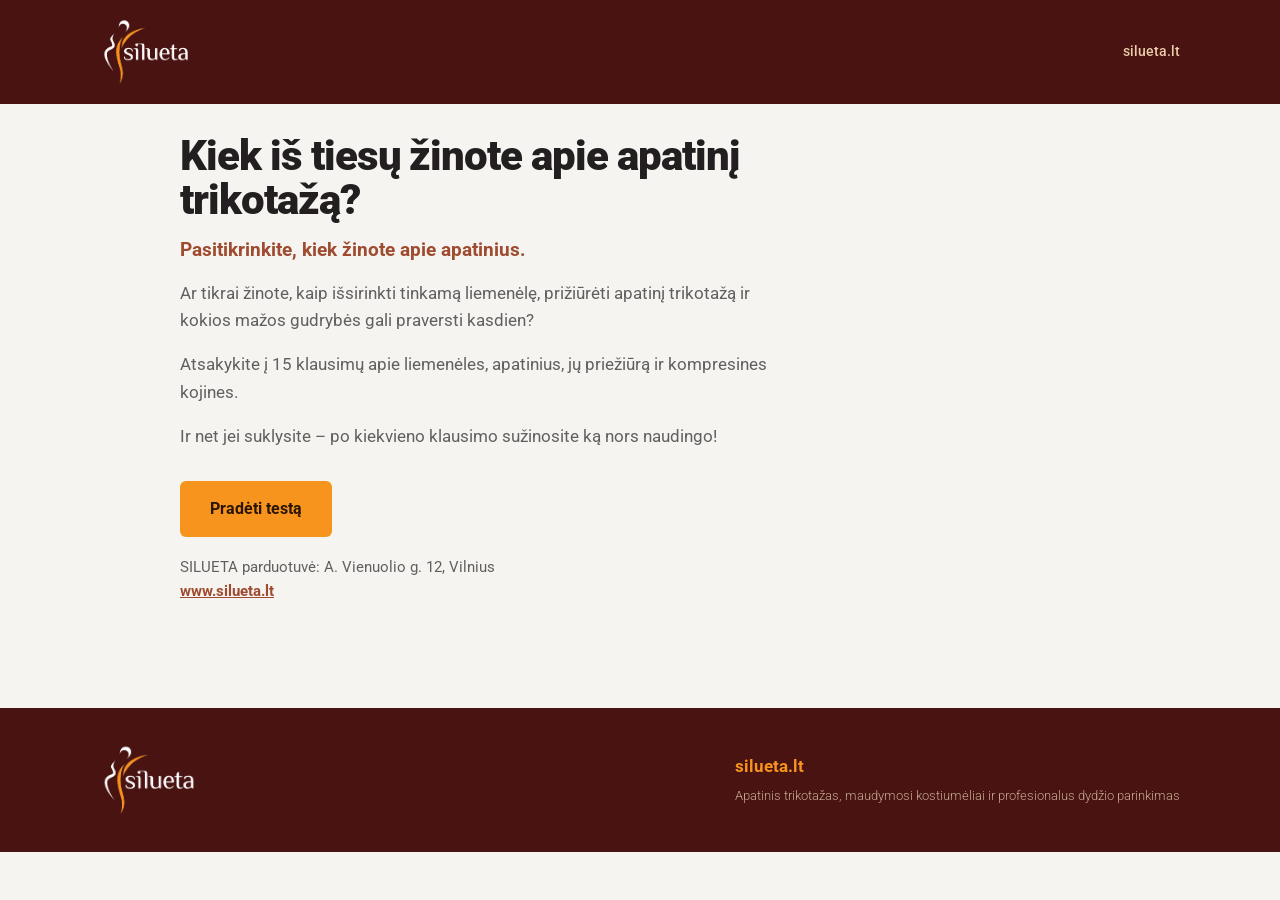
<file: irankiai/apatiniu-testas.html>
<!doctype html>
<html lang="lt">
<head>
<meta charset="utf-8">
<meta name="viewport" content="width=device-width, initial-scale=1">
<title>Kiek iš tiesų žinote apie apatinį trikotažą? | Silueta</title>
<meta name="description" content="15 klausimų apie liemenėles, apatinį trikotažą ir jų priežiūrą. Po kiekvieno klausimo - trumpas paaiškinimas.">
<meta name="robots" content="noindex, follow">
<link rel="preconnect" href="https://fonts.googleapis.com">
<link rel="preconnect" href="https://fonts.gstatic.com" crossorigin>
<link href="https://fonts.googleapis.com/css2?family=Roboto:wght@300;400;700;900&display=swap&subset=latin-ext" rel="stylesheet">
<link rel="icon" href="../vizualai/silueta-logo-spalvotas-web.png">
<link rel="stylesheet" href="../stilius.css">
<style>
/* --- testo sluoksnis, remiasi stilius.css tokenais --- */
.darbas{max-width:960px;margin:0 auto;padding:30px 20px 64px}
[hidden]{display:none !important}

.mygtukas{
  font:inherit;font-weight:700;font-size:1.02rem;cursor:pointer;border:0;border-radius:var(--r);
  padding:15px 30px;background:var(--oranzine);color:var(--ant-akcento);
  transition:filter .15s,transform .1s;
}
.mygtukas:hover{filter:brightness(1.06)}
.mygtukas:active{transform:translateY(1px)}
.mygtukas.antrinis{background:transparent;border:1.5px solid var(--konturas);color:var(--tekstas);font-weight:500}

/* --- pradžia --- */
.pradzia{max-width:620px}
.pradzia h1{font-size:clamp(1.75rem,4.6vw,2.6rem);margin-bottom:14px}
.pradzia .paantraste{font-size:1.2rem;font-weight:700;color:var(--terakota);margin-bottom:14px}
.pradzia p{color:var(--tekstas-silpnas)}
.pradzia .mygtukas{margin-top:14px}
.pradzia .adresas{margin-top:18px;font-size:.95rem}
.pradzia .adresas a{color:var(--terakota);font-weight:700}

/* --- klausimas --- */
.eiga{display:flex;align-items:center;gap:14px;margin-bottom:22px;font-size:.92rem;color:var(--tekstas-silpnas)}
.eiga .juosta{flex:1;height:6px;border-radius:3px;background:var(--konturas);overflow:hidden}
.eiga .juosta span{display:block;height:100%;background:var(--oranzine);transition:width .3s}

.klausimas{display:grid;grid-template-columns:minmax(0,.9fr) minmax(0,1.1fr);gap:32px;align-items:start}
.iliustracija{
  aspect-ratio:1/1;border-radius:var(--r);overflow:hidden;background:var(--smelis);
  display:flex;align-items:center;justify-content:center;color:var(--tekstas-silpnas);
  font-size:.95rem;text-align:center;padding:20px;
}
.iliustracija img{width:100%;height:100%;object-fit:cover}
.klausimas h2:focus{outline:none}
.klausimas h2{font-size:clamp(1.3rem,3vw,1.75rem);line-height:1.2;margin-bottom:20px}

.variantai{display:flex;flex-direction:column;gap:10px}
.variantas{
  font:inherit;text-align:left;cursor:pointer;padding:14px 16px;border-radius:var(--r);
  border:1.5px solid var(--konturas);background:var(--pavirsius);color:var(--tekstas);
  transition:border-color .15s,background .15s;
}
.variantas:hover:not(:disabled){border-color:var(--oranzine)}
.variantas:disabled{cursor:default}
.variantas.teisingas{border-color:#2F7D4A;background:rgba(47,125,74,.10)}
.variantas.neteisingas{border-color:#9C2415;background:rgba(156,36,21,.08)}
.variantas.pritemdytas{opacity:.55}

.paaiskinimas{margin-top:20px;padding:20px 22px;border-radius:var(--r);background:var(--smelis);color:#3E2B24}
.paaiskinimas .verdiktas{font-weight:900;font-size:1.1rem;margin-bottom:8px}
.paaiskinimas .verdiktas.gerai{color:#2F7D4A}
.paaiskinimas .verdiktas.blogai{color:#9C2415}
.paaiskinimas p{font-size:.97rem}
.paaiskinimas a{
  display:inline-block;margin-top:4px;text-decoration:none;font-weight:700;font-size:.95rem;
  color:var(--ruda);border-bottom:2px solid var(--oranzine);padding-bottom:2px;
}
.paaiskinimas + .mygtukas{margin-top:18px}
@media (prefers-color-scheme:dark){
  .paaiskinimas{color:var(--tekstas)}
  .paaiskinimas a{color:var(--oranzine)}
  .paaiskinimas .verdiktas.gerai{color:#7FC796}
  .paaiskinimas .verdiktas.blogai{color:#F3907E}
}

/* --- rezultatas --- */
.rezultatas{max-width:620px}
.atsakymas{background:var(--ruda);color:#F3E7DC;border-radius:var(--r);padding:28px 26px}
.atsakymas .antraste{font-size:1.02rem;font-weight:300;color:var(--siltas-smelis);margin-bottom:10px}
.atsakymas .procentai{font-size:clamp(3rem,13vw,4.6rem);font-weight:900;letter-spacing:-.03em;line-height:.95;color:var(--oranzine);margin:0}
.atsakymas .kodas-eilute{display:flex;flex-wrap:wrap;align-items:center;gap:12px;margin-top:20px}
.atsakymas .kodas{
  font-size:1.5rem;font-weight:900;letter-spacing:.06em;color:#fff;
  border:2px dashed var(--oranzine);border-radius:var(--r);padding:8px 16px;
}
.atsakymas .kopijuoti{padding:11px 18px;font-size:.95rem}
.atsakymas .smulkiau{margin-top:16px;font-size:.96rem;color:#E2D3C6}
.pagrindinis-cta{
  display:inline-block;margin-top:20px;background:var(--oranzine);color:var(--ant-akcento);
  text-decoration:none;font-weight:700;padding:15px 28px;border-radius:var(--r);
}
.pagrindinis-cta:hover{filter:brightness(1.06)}

.atsakymas .vertinimas{font-size:1.25rem;font-weight:700;color:#fff;margin:6px 0 0}
.grizti{margin-top:22px;padding:20px 22px;border-radius:var(--r);background:var(--smelis);color:#3E2B24}
.grizti h2{font-size:1.05rem;font-weight:900;margin:0 0 10px}
.grizti ul{margin:0;padding-left:20px}
.grizti li{margin:0 0 10px;font-size:.96rem}
.grizti a{color:var(--ruda);font-weight:700;text-decoration:none;border-bottom:2px solid var(--oranzine)}
.kvietimas{margin-top:22px;padding:24px 22px;border-radius:var(--r);border:2px solid var(--oranzine)}
.kvietimas h2{font-size:1.2rem;font-weight:900;margin:0 0 8px}
.kvietimas p{font-size:.97rem;margin:0 0 6px}
.kvietimas .pagrindinis-cta{margin-top:12px}@media (prefers-color-scheme:dark){
  .grizti{color:var(--tekstas)}
  .grizti a{color:var(--oranzine)}
}

.atgal{margin-top:24px}

@media (max-width:760px){
  .klausimas{grid-template-columns:1fr;gap:18px}
  .iliustracija{aspect-ratio:4/3}
}
</style>
</head>
<body>

<header class="virsus">
  <div class="vidus">
    <a href="../index.html" aria-label="Silueta"><img src="../vizualai/silueta-logo-baltas-web.png" alt="Silueta"></a>
    <a href="https://www.silueta.lt">silueta.lt</a>
  </div>
</header>

<main class="darbas">

  <!-- 1. Pradžia -->
  <section class="pradzia" id="ekranas-pradzia">
    <h1>Kiek iš tiesų žinote apie apatinį trikotažą?</h1>
    <p class="paantraste" id="paantraste">Pasitikrinkite, kiek žinote apie apatinius.</p>
    <p>Ar tikrai žinote, kaip išsirinkti tinkamą liemenėlę, prižiūrėti apatinį trikotažą ir kokios mažos gudrybės gali praversti kasdien?</p>
    <p id="nuolaidos-sakinys">Atsakykite į 15 klausimų apie liemenėles, apatinius, jų priežiūrą ir kompresines kojines.</p>
    <p>Ir net jei suklysite – po kiekvieno klausimo sužinosite ką nors naudingo!</p>
    <button class="mygtukas" type="button" id="pradeti">Pradėti testą</button>
    <p class="adresas">SILUETA parduotuvė: A. Vienuolio g. 12, Vilnius<br><a href="https://www.silueta.lt/?utm_source=testas&amp;utm_medium=referral&amp;utm_campaign=apatiniu-testas" target="_blank" rel="noopener">www.silueta.lt</a></p>
  </section>

  <!-- 2. Klausimas -->
  <section id="ekranas-klausimas" hidden>
    <div class="eiga">
      <span id="eiga-tekstas"></span>
      <div class="juosta"><span id="eiga-juosta"></span></div>
    </div>
    <div class="klausimas">
      <div class="iliustracija" id="iliustracija"></div>
      <div>
        <h2 id="klausimo-tekstas" tabindex="-1"></h2>
        <div class="variantai" id="variantai"></div>
        <div class="paaiskinimas" id="paaiskinimas" hidden aria-live="polite"></div>
        <button class="mygtukas" type="button" id="toliau" hidden></button>
      </div>
    </div>
  </section>

  <!-- 3. Rezultatas -->
  <section class="rezultatas" id="ekranas-rezultatas" hidden aria-live="polite"></section>

</main>

<footer class="poraste">
  <div class="vidus">
    <img src="../vizualai/silueta-logo-baltas-web.png" alt="Silueta">
    <div>
      <a href="https://www.silueta.lt">silueta.lt</a>
      <small>Apatinis trikotažas, maudymosi kostiumėliai ir profesionalus dydžio parinkimas</small>
    </div>
  </div>
</footer>

<script>
/* =========================================================================
   Testas „Kiek iš tiesų žinote apie apatinį trikotažą?“ (JUODRAŠTIS)
   15 klausimų, 3 variantai. Klausimai ir variantai kaskart sumaišomi.
   Nuolaida = teisingų atsakymų skaičius %. Kodas rodomas tik ekrane.
   ========================================================================= */

const SVETAINE = 'https://www.silueta.lt';

/* Nuolaida rodoma iki 2026-11-15 imtinai (Vilniaus laiku). Nuo 2026-11-16 testas
   be nuolaidos: gale - rezultatas, klausimai su nuorodomis ir kvietimas pasimatuoti.
   Peržiūra be nuolaidos bet kada: adreso gale ?po=1 (kartu ?t=1, kad nerašytų statistikos).
   Kitai kampanijai: nauji KODAI ir nauja NUOLAIDA_IKI data. */
const NUOLAIDA_IKI = '2026-11-15';
const SU_NUOLAIDA = (function(){
  if (new URLSearchParams(location.search).get('po') === '1') return false;
  let siandien;
  try { siandien = new Date().toLocaleDateString('sv-SE', { timeZone: 'Europe/Vilnius' }); }
  catch (e) { siandien = new Date().toISOString().slice(0, 10); }
  return siandien <= NUOLAIDA_IKI;
})();

/* Kodai kiekvienam rezultatui. Daugkartiniai, galioja iki 2026-11-15
   visoms prekėms, taip pat ir akcijinėms. EviShop: Rinkodara -> Nuolaidų kuponai. */
const KODAI = {
  1:'S1ILUETAMD', 2:'SILUE2TAPP', 3:'SIL3UETAGP', 4:'SIL4UETATA', 5:'SIL5UETAAF',
  6:'SILUET6AKR', 7:'SILU7ETAGR', 8:'SILUE8TATZ', 9:'S9ILUETAED', 10:'SILUET10AEJ',
  11:'SIL11UETAKG', 12:'SILUET12APK', 13:'SILUE13TAUH', 14:'SILU14ETAGG', 15:'SI15LUETAFZ'
};

/* Kiekvienas klausimas: tekstas, variantai (teisingas pažymėtas t:true),
   paaiškinimas (pastraipos), nebūtina nuoroda, iliustracija (failo kelias). */
const KLAUSIMAI = [
{
  q:'Ar „minimizer“ liemenėlė visada vizualiai sumažina krūtinę?',
  v:[
    {a:'Taip, tam ji ir sukurta.'},
    {a:'Ne, tai tik reklaminis pavadinimas.'},
    {a:'Nebūtinai – iš profilio krūtinė gali atrodyti mažesnė, o iš priekio net platesnė.', t:true}
  ],
  p:['„Minimizer“ liemenėlė krūtinės tūrį paskirsto kitaip: dažniausiai sumažina išsikišimą į priekį, tačiau krūtinė gali labiau pasiskirstyti į šonus. Todėl iš profilio ji gali atrodyti mažesnė, o iš priekio – platesnė.',
     'Kartais grakštesnį siluetą suteikia ne „minimizer“, o tinkamai pakelianti ir į centrą sutelkianti liemenėlė.'],
  n:{t:'Plačiau apie „minimizer“ liemenėles', u:'/ar-minimizer-liemenele-visada-mazina-krutine-faktai-mitai-ir-figuros-paslaptys'}
},
{
  q:'Kuri liemenėlė gali būti mažiausiai matoma po balta palaidine?',
  v:[
    {a:'Balta – juk palaidinė irgi balta.'},
    {a:'Raudona – nors skamba netikėtai.', t:true},
    {a:'Juoda – nes ji sugeria šviesą.'}
  ],
  p:['Skamba neįtikėtinai, bet tinkamo atspalvio raudona liemenėlė gali būti beveik nepastebima po balta palaidine!',
     'Balta liemenėlė po baltais drabužiais dažnai gana aiškiai matoma. O raudona, priklausomai nuo jos atspalvio, odos tono ir palaidinės audinio, gali būti gerokai mažiau pastebima.',
     'Žinoma, vienas patikimiausių pasirinkimų – liemenėlė, kurios spalva artima jūsų odos tonui.'],
  n:{t:'Plačiau apie liemenėlės pasirinkimą po šviesiais drabužiais', u:'/kaip-issirinkti-liemenele-vasarai-7-patarimai-is-silueta-patirties'}
},
{
  q:'Ar to paties modelio ir dydžio, bet skirtingų spalvų liemenėlės gali tikti nevienodai?',
  v:[
    {a:'Ne, jeigu dydis tas pats, skirtumo būti negali.'},
    {a:'Taip, tamsesnė liemenėlė kartais gali būti šiek tiek ankštesnė.', t:true},
    {a:'Taip, bet tik jeigu jos pagamintos skirtingose šalyse.'}
  ],
  p:['Netikėta, bet taip tikrai pasitaiko!',
     'Dėl audinių dažymo ir apdorojimo ypatumų tamsesnių spalvų liemenėlės kartais būna šiek tiek standesnės ar mažiau elastingos nei šviesios.',
     'Nors skirtumai dažniausiai nedideli, dėvint gerai priglundančią liemenėlę jie gali būti juntami.',
     'Todėl net jei vieną modelį jau turite ir labai mėgstate, prieš pirkdamos kitos spalvos liemenėlę, jei įmanoma, ją pasimatuokite.']
},
{
  q:'Renkantis naują liemenėlę, ant kurių kabliukų ją geriausia užsegti matuojantis?',
  v:[
    {a:'Ant pačių siauriausių – kad kuo tvirčiau laikytų.'},
    {a:'Ant laisviausių – kad vėliau būtų galima susiaurinti.', t:true},
    {a:'Ant vidurinių – tai aukso viduriukas.'}
  ],
  p:['Nauja liemenėlė paprastai turėtų gerai priglusti užsegta ant laisviausių kabliukų.',
     'Laikui bėgant elastinė juosta pamažu išsitampo, todėl ją galėsite susegti siauriau ir taip ilgiau išlaikyti tinkamą krūtinės prilaikymą.',
     'Jeigu naują liemenėlę iš karto reikia segti ant siauriausių kabliukų, tikėtina, kad jos juosta jums per laisva.']
},
{
  q:'Ar 75D ir 80D liemenėlių kaušeliai vienodo tūrio?',
  v:[
    {a:'Taip, juk abiejų raidė D.'},
    {a:'Ne, 80D kaušelis yra didesnio tūrio.', t:true},
    {a:'Taip, skiriasi tik juostos ilgis.'}
  ],
  p:['Kaušelio raidė turi reikšmę tik kartu su juostos apimtimi.',
     'Pavyzdžiui, 80D kaušelis yra didesnio tūrio nei 75D. O štai 75D ir 80C yra vadinamieji giminingi dydžiai – jų kaušelių tūris apytikriai vienodas.',
     'Tačiau tai nereiškia, kad abi liemenėlės vienodai tiks. Skiriasi juostos apimtis, o kartais ir kaušelių konstrukcija.'],
  n:{t:'Pasitikrinkite savo dydį skaičiuokle', u:'liemeneles-dydis.html', vidine:true}
},
{
  q:'Kiek liemenėlių reikėtų turėti kasdieniam dėvėjimui?',
  v:[
    {a:'Vienos geros visiškai pakanka.'},
    {a:'Būtinai bent penkias.'},
    {a:'Kiek norisi, bet verta turėti bent dvi ar tris ir jas keisti.', t:true}
  ],
  p:['Liemenėlių, kaip ir batų, galima turėti tiek, kiek norisi!',
     'Tačiau kasdienai rekomenduojama turėti bent 2–3 liemenėles ir jas dėvėti pakaitomis.',
     'Liemenėlės juostoje esantys elastiniai pluoštai dėvint nuolat tempiasi. Kai leidžiame liemenėlei „pailsėti“, jie turi laiko atgauti formą.',
     'Taip liemenėlė gali ilgiau išlaikyti elastingumą, tinkamą prigludimą ir gerą krūtinės prilaikymą.']
},
{
  q:'Ar liemenėlės turi galiojimo laiką?',
  v:[
    {a:'Kokybiška liemenėlė turi tarnauti bent 10 metų.'},
    {a:'Galiojimo datos nėra, tačiau reguliariai dėvima liemenėlė ilgainiui praranda elastingumą.', t:true},
    {a:'Jeigu liemenėlė nesuplyšo, ją galima dėvėti amžinai.'}
  ],
  p:['Liemenėlės neturi galiojimo datos, tačiau jos tikrai nėra amžinos!',
     'Specialistų praktinėse rekomendacijose kartais minimas maždaug 120–180 dėvėjimų orientyras. Tai nėra tikslus ar garantuotas tarnavimo laikas – daug kas priklauso nuo kokybės, dėvėjimo dažnumo ir priežiūros.',
     'Jeigu turite dvi liemenėles ir jas dėvite pakaitomis, per metus kiekvieną apsivilksite maždaug 180 kartų.',
     'Todėl verta periodiškai patikrinti, ar juosta vis dar gerai priglunda ir prilaiko krūtinę. Kokybiška liemenėlė gali tarnauti ir gerokai ilgiau.']
},
{
  q:'Kas labiausiai trumpina liemenėlės gyvenimą?',
  v:[
    {a:'Skalbimas karštame vandenyje ir džiovinimas džiovyklėje.', t:true},
    {a:'Laikymas stalčiuje.'},
    {a:'Tai, kad jos spalva išėjo iš mados. :)'}
  ],
  p:['Didžiausi liemenėlės priešai – aukšta temperatūra, stiprus gręžimas ir netinkama priežiūra.',
     'Karštis gali pažeisti elastinius pluoštus, todėl juosta ir petnešėlės greičiau praranda elastingumą.',
     'Geriausia liemenėles skalbti rankomis arba švelniu režimu, laikantis gaminio priežiūros etiketės, ir džiovinti natūraliai.',
     'Taip jos ilgiau išlaikys formą ir gerą prilaikymą.'],
  n:{t:'SOAK skalbikliai apatiniam trikotažui', u:'/soak-kanada-3'}
},
{
  q:'Kuris audinys geresnis apatiniams ir naktiniams drabužiams – medvilnė ar modalas?',
  v:[
    {a:'Medvilnė, nes tai natūralus pluoštas.'},
    {a:'Modalas, nes jis visais atžvilgiais geresnis.'},
    {a:'Abu turi privalumų, tačiau modalas dažnai švelnesnis ir maloniau priglunda.', t:true}
  ],
  p:['Medvilnė – natūralus, praktiškas ir laidus orui pluoštas. Tačiau modalas, gaminamas iš medienos celiuliozės, paprastai yra dar švelnesnis, glotnesnis, gerai sugeria drėgmę ir gražiai krinta.',
     'Todėl modalą ypač mėgstame rekomenduoti kasdieniam trikotažui ir naktiniams drabužiams, kai norisi ypatingo komforto.',
     'Vis dėlto abu audiniai turi savų privalumų, tad svarbiausia pasirinkti pagal poreikius.'],
  n:{t:'Medvilnė ar modalas? Išsamus palyginimas', u:'/medvilne-ar-modalas-kaip-issirinkti-audini-kuris-geriausiai-tinka-jusu-odai'}
},
{
  q:'Kokia viena svarbiausių taisyklių renkantis figūrą formuojančius apatinius?',
  v:[
    {a:'Rinktis kuo mažesnį dydį – tada stipriau formuos.'},
    {a:'Formuojančio drabužio kraštas neturėtų baigtis ties vieta, kurią norime formuoti.', t:true},
    {a:'Visada rinktis tik stipriausio formavimo apatinius.'}
  ],
  p:['Norite glotnesnės pilvo linijos? Tuomet verta rinktis aukšto liemens kelnaites arba bodį.',
     'Norite formuoti klubų ir šlaunų sritį? Dažnai geriau tiks formuojantys šortukai, o ne įprastos kelnaitės.',
     'Svarbu, kad formuojančio drabužio kraštas nesibaigtų ties ta vieta, kurią norite formuoti, nes jis gali įsirėžti ir sukurti papildomą liniją po drabužiais.'],
  n:{t:'Kaip išsirinkti figūrą formuojantį trikotažą?', u:'/kaip-issirinkti-figura-formuojanti-trikotaza'}
},
{
  q:'Kokiais vienetais matuojamas kompresinių kojinių suspaudimo stiprumas?',
  v:[
    {a:'DEN.'},
    {a:'mmHg.', t:true},
    {a:'Procentais.'}
  ],
  p:['Kompresinių kojinių suspaudimo stiprumas matuojamas gyvsidabrio stulpelio milimetrais – mmHg.',
     'O DEN nurodo siūlo linijinį tankį, bet ne tikrąjį kompresijos stiprumą.',
     'Todėl renkantis kompresines kojines svarbu atkreipti dėmesį į mmHg ir gamintojo nurodytą kompresijos klasę.'],
  n:{t:'Plačiau apie kompresinių kojinių pasirinkimą', u:'/kaip-issirinkti-kompresines-kojines'}
},
{
  q:'Ar kompresinės kojinės reikalingos tik tada, kai jau turime venų problemų?',
  v:[
    {a:'Taip, tik tada, kai jas paskiria gydytojas.'},
    {a:'Ne, tinkamai parinktos lengvesnės kompresijos kojinės gali būti naudingos ir profilaktiškai.', t:true},
    {a:'Taip, sveikoms kojoms kompresija niekada nenaudinga.'}
  ],
  p:['Kompresinės kojinės gali būti naudingos ne tik sergant venų ligomis.',
     'Lengvesnė kompresija kai kuriems žmonėms gali padėti sumažinti kojų sunkumą ir tinimą ilgų kelionių metu, dirbant stovimą darbą ar ilgai sėdint.',
     'Svarbu pasirinkti tinkamą kompresijos stiprumą. Stipresnę terapinę kompresiją reikėtų rinktis pagal gydytojo rekomendaciją, o esant tam tikriems kraujotakos sutrikimams kompresija gali būti netinkama.']
},
{
  q:'Kur gaminami „Rodasoleil“ išmanieji maudymosi kostiumėliai?',
  v:[
    {a:'Kinijoje.'},
    {a:'Lietuvoje.', t:true},
    {a:'Indijoje.'}
  ],
  p:['Taip, „Rodasoleil“ išmanieji maudymosi kostiumėliai gaminami Lietuvoje!',
     'Jų išskirtinumas – specialus korėtas audinys, praleidžiantis dalį ultravioletinių spindulių, todėl oda gali įdegti ir po kostiumėliu.',
     'Audinys labai lengvas, greitai džiūsta ir, gamintojo teigimu, priklausomai nuo modelio suteikia apsaugą nuo saulės, prilygstančią maždaug SPF 15–35.',
     'Tačiau tai nereiškia, kad galima neribotai būti saulėje – UV spinduliuotė vis tiek pasiekia odą.'],
  n:{t:'25 klausimai apie „Rodasoleil“ išmaniuosius maudymosi kostiumėlius', u:'/rodasoleil-ismanieji-maudymosi-kostiumeliai-25-dazniausiai-uzduodami-klausimai'}
},
{
  q:'Ar norint gauti profesionalią konsultaciją SILUETA parduotuvėje būtina registruotis iš anksto?',
  v:[
    {a:'Taip, be registracijos nekonsultuojame.'},
    {a:'Ne, galima užsukti bet kada parduotuvės darbo metu.', t:true},
    {a:'Registruotis reikia tik renkantis maudymosi kostiumėlį.'}
  ],
  p:['SILUETA parduotuvėje visada laukiame jūsų darbo metu!',
     'Mūsų profesionalios konsultantės padės išsirinkti tinkamiausią liemenėlę, maudymosi kostiumėlį, formuojančius apatinius ar kitą trikotažą pagal jūsų dydį, figūrą ir individualius poreikius.',
     'Jeigu norite konkrečios specialistės dėmesio, jums patogaus laiko ir nenorite laukti, jei tuo metu konsultantės užimtos, kviečiame iš anksto registruotis individualiai konsultacijai.',
     'Konsultacijos nemokamos.'],
  n:{t:'Registruotis individualiai SILUETA konsultacijai', u:'/registruokites-individualiai-konsultacijai-2'}
},
{
  q:'Kiek skirtingų liemenėlių dydžių galima rasti SILUETA parduotuvėje?',
  v:[
    {a:'Apie 30.'},
    {a:'Apie 60.'},
    {a:'Daugiau nei 150.', t:true}
  ],
  p:['SILUETA asortimente – daugiau nei 150 skirtingų liemenėlių dydžių kombinacijų!',
     'Tačiau svarbu ne tik dydžių skaičius.',
     'Net ir populiariausio 75C dydžio turime daugiau nei 80 skirtingų modelių! Jie skiriasi kaušelių forma, konstrukcija, prilaikymu, audiniais ir paskirtimi.',
     'Todėl mūsų tikslas – padėti išsirinkti ne tiesiog tinkamo dydžio liemenėlę, o tokią, kuri geriausiai tinka konkrečiai moteriai.'],
  n:{t:'Peržiūrėti SILUETA liemenėlių asortimentą', u:'/apatinis-trikotazas/liemeneles'}
}
];

/* Iliustracijos: vizualai/testas/01.jpg ... 15.jpg, numeris = klausimo eilė
   šiame sąraše. 1200 x 1200 px, telefone apkerpama į 4:3. */
KLAUSIMAI.forEach((k, i) => {
  k.img = '../vizualai/testas/' + String(i + 1).padStart(2, '0') + '.jpg';
});

/* ---------- pagalbinės ---------- */

function el(zyme, klase, tekstas){
  const e = document.createElement(zyme);
  if (klase) e.className = klase;
  if (tekstas != null) e.textContent = tekstas;
  return e;
}

function sumaisyti(masyvas){
  const a = masyvas.slice();
  for (let i = a.length - 1; i > 0; i--) {
    const j = Math.floor(Math.random() * (i + 1));
    [a[i], a[j]] = [a[j], a[i]];
  }
  return a;
}

/* Žymės nuorodoms į silueta.lt. Jei atėjo su žymėmis (naujienlaiškis, reklama) -
   perduodam jas toliau, kad Google Analytics pirkimą priskirtų tam pačiam šaltiniui;
   kartu ir Omnisend bei reklamos paspaudimo ID. Jei žymių nėra - pažymim testą. */
function suZymemis(kelias){
  const u = new URL(kelias, SVETAINE);
  for (const [raktas, reiksme] of new URLSearchParams(location.search)) {
    if (/^(utm_|omnisend)/i.test(raktas) || raktas === 'gclid' || raktas === 'fbclid') u.searchParams.set(raktas, reiksme);
  }
  if (!u.searchParams.get('utm_source')) {
    u.searchParams.set('utm_source', 'testas');
    u.searchParams.set('utm_medium', 'referral');
    u.searchParams.set('utm_campaign', 'apatiniu-testas');
  }
  return u.toString();
}

/* ---------- statistika ----------
   Tas pats kelias kaip skaičiuoklėje: anoniminė eilutė į Google formą, iš jos -
   į lentelę „SKAIČIUOKLĖS STATISTIKA (veikianti)“. Tie patys 8 laukai:
   įvykis | kalba | teisingi | klaidingų klausimų numeriai | procentai | pasirinkti klaidingi variantai | | iš kur atėjo
   Variantas užrašomas klausimo nr. ir raide pagal eilę KLAUSIMAI sąraše: „11a“ = 11 klausimo pirmas variantas.
   Klausimų numeriai - pagal eilę KLAUSIMAI sąraše (1-15), ne pagal rodymo tvarką.
   Jokių asmens duomenų. Nesiunčiama iš localhost ir kai adrese yra ?t=1. */

const STATISTIKOS_FORMA = 'https://docs.google.com/forms/d/e/1FAIpQLSd8xI8BsS5OM-wKQLLr4kr3T4_C517q-g2izLsMpagpvZ-VhA/formResponse';
const STATISTIKOS_LAUKAS = 'entry.196700957';

function skaiciuotiStatistika(){
  if (location.protocol !== 'http:' && location.protocol !== 'https:') return false;
  if (/^(localhost|127\.|192\.168\.|0\.0\.0\.0)/.test(location.hostname)) return false;
  if (new URLSearchParams(location.search).get('t') === '1') return false;
  return true;
}

function saltinis(){
  const p = new URLSearchParams(location.search);
  const u = p.get('utm_source');
  if (u) {
    const k = p.get('utm_campaign');
    return (u + (k ? ' / ' + k : '')).slice(0, 80);
  }
  return (document.referrer || '').slice(0, 80);
}

function siustiStatistika(ivykis, d){
  if (!skaiciuotiStatistika()) return;
  try {
    d = d || {};
    const tuscias = (v) => (v === undefined || v === null) ? '' : String(v);
    const eilute = [ivykis, 'lt', tuscias(d.teisingi), tuscias(d.klaidingi),
                    tuscias(d.procentai), tuscias(d.variantai), '', saltinis()].join('|');
    const kunas = new URLSearchParams();
    kunas.append(STATISTIKOS_LAUKAS, eilute);
    fetch(STATISTIKOS_FORMA, { method: 'POST', mode: 'no-cors', body: kunas, keepalive: true })
      .catch(function(){});
  } catch (klaida) {
    /* statistika niekada neturi sustabdyti testo */
  }
}

function rodytiEkrana(id){
  ['ekranas-pradzia','ekranas-klausimas','ekranas-rezultatas'].forEach(x => {
    document.getElementById(x).hidden = (x !== id);
  });
  window.scrollTo(0, 0);
}

/* ---------- eiga ---------- */

let tvarka = [];
let nr = 0;
let teisingi = 0;
let klaidingi = [];
let variantai = [];

function pradeti(){
  tvarka = sumaisyti(KLAUSIMAI.map((_, i) => i));
  nr = 0; teisingi = 0; klaidingi = []; variantai = [];
  siustiStatistika('testas pradetas');
  rodytiEkrana('ekranas-klausimas');
  rodytiKlausima();
}

function rodytiKlausima(){
  const k = KLAUSIMAI[tvarka[nr]];
  const viso = KLAUSIMAI.length;

  document.getElementById('eiga-tekstas').textContent = (nr + 1) + ' iš ' + viso;
  document.getElementById('eiga-juosta').style.width = (nr / viso * 100) + '%';

  const il = document.getElementById('iliustracija');
  il.textContent = '';
  if (k.img) {
    const img = el('img'); img.src = k.img; img.alt = '';
    il.appendChild(img);
  } else {
    il.textContent = 'Iliustracija ' + (tvarka[nr] + 1) + ' klausimui';
  }

  const h = document.getElementById('klausimo-tekstas');
  h.textContent = k.q;

  const vs = document.getElementById('variantai');
  vs.textContent = '';
  sumaisyti(k.v).forEach(v => {
    const b = el('button','variantas', v.a);
    b.type = 'button';
    b.dataset.teisingas = v.t ? '1' : '';
    b.dataset.raide = 'abc'[k.v.indexOf(v)];
    b.addEventListener('click', () => atsakyti(b));
    vs.appendChild(b);
  });

  document.getElementById('paaiskinimas').hidden = true;
  document.getElementById('toliau').hidden = true;
  h.focus({ preventScroll: true });
  window.scrollTo(0, 0);
}

function atsakyti(pasirinktas){
  const k = KLAUSIMAI[tvarka[nr]];
  const gerai = pasirinktas.dataset.teisingas === '1';
  if (gerai) teisingi++;
  else {
    klaidingi.push(tvarka[nr] + 1);
    variantai.push({ nr: tvarka[nr] + 1, r: pasirinktas.dataset.raide });
  }

  document.querySelectorAll('.variantas').forEach(b => {
    b.disabled = true;
    if (b.dataset.teisingas === '1') b.classList.add('teisingas');
    else if (b === pasirinktas) b.classList.add('neteisingas');
    else b.classList.add('pritemdytas');
  });

  const p = document.getElementById('paaiskinimas');
  p.textContent = '';
  p.appendChild(el('p', 'verdiktas ' + (gerai ? 'gerai' : 'blogai'), gerai ? 'Teisingai!' : 'Ne visai.'));
  k.p.forEach(t => p.appendChild(el('p', null, t)));
  if (k.n) {
    const a = el('a', null, k.n.t);
    a.href = k.n.vidine ? k.n.u : suZymemis(k.n.u);
    a.target = '_blank'; a.rel = 'noopener';
    p.appendChild(a);
  }
  p.hidden = false;

  const t = document.getElementById('toliau');
  t.textContent = (nr + 1 < KLAUSIMAI.length) ? 'Kitas klausimas' : 'Žiūrėti rezultatą';
  t.hidden = false;

  /* telefone paaiškinimas atsiranda žemiau ekrano */
  const y = p.getBoundingClientRect().top + window.scrollY - 80;
  if (p.getBoundingClientRect().top > window.innerHeight * 0.6) window.scrollTo(0, y);
}

function toliau(){
  nr++;
  if (nr < KLAUSIMAI.length) rodytiKlausima();
  else rodytiRezultata();
}

/* ---------- rezultatas ---------- */

function rodytiRezultata(){
  siustiStatistika('testas baigtas', {
    teisingi: teisingi,
    klaidingi: klaidingi.sort((a, b) => a - b).join(' '),
    variantai: variantai.sort((a, b) => a.nr - b.nr).map(x => x.nr + x.r).join(' '),
    procentai: SU_NUOLAIDA ? teisingi : ''
  });
  const s = document.getElementById('ekranas-rezultatas');
  s.textContent = '';
  const viso = KLAUSIMAI.length;

  const a = el('div','atsakymas');
  a.appendChild(el('p','antraste', 'Teisingai atsakėte į ' + teisingi + ' iš ' + viso + ' klausimų.'));

  if (!SU_NUOLAIDA) {
    rezultatasBeNuolaidos(s, a);
  } else if (teisingi === 0) {
    a.appendChild(el('p','smulkiau', 'Šįkart nė vieno teisingo atsakymo, bet dabar žinote daugiau nei prieš testą. Pabandykite dar kartą!'));
    s.appendChild(a);
  } else {
    const pr = el('p','procentai', teisingi + ' %');
    pr.tabIndex = -1;
    a.appendChild(pr);
    a.appendChild(el('p','smulkiau', 'Tokio dydžio nuolaida laukia Jūsų silueta.lt: įveskite kodą krepšelyje. SILUETA parduotuvėje Vilniuje parodykite kodą telefone (pvz., ekrano nuotrauką).'));

    const kodas = KODAI[teisingi];
    const eil = el('div','kodas-eilute');
    eil.appendChild(el('span','kodas', kodas));
    const kop = el('button','mygtukas kopijuoti', 'Kopijuoti');
    kop.type = 'button';
    kop.addEventListener('click', () => {
      const pavyko = () => { kop.textContent = 'Nukopijuota'; setTimeout(() => kop.textContent = 'Kopijuoti', 2000); };
      if (navigator.clipboard) navigator.clipboard.writeText(kodas).then(pavyko, () => {});
    });
    eil.appendChild(kop);
    a.appendChild(eil);
    a.appendChild(el('p','smulkiau', 'Kodas galioja iki 2026 m. lapkričio 15 d. visoms prekėms, taip pat ir akcijinėms.'));
    s.appendChild(a);

    const cta = el('a','pagrindinis-cta', 'Į silueta.lt');
    cta.href = suZymemis('/'); cta.target = '_blank'; cta.rel = 'noopener';
    s.appendChild(cta);
  }

  const m = el('div','atgal');
  const b = el('button','mygtukas antrinis', 'Spręsti dar kartą');
  b.type = 'button';
  b.addEventListener('click', pradeti);
  m.appendChild(b);
  s.appendChild(m);

  rodytiEkrana('ekranas-rezultatas');
}

function rezultatasBeNuolaidos(s, a){
  const viso = KLAUSIMAI.length;
  const vertinimas =
    teisingi === viso ? 'Puikiai! Apie apatinius žinote tikrai daug.' :
    teisingi >= 11   ? 'Labai gerai! Tik keli klausimai užkliuvo.' :
    teisingi >= 6    ? 'Neblogai - o dabar žinote dar daugiau.' :
                       'Dabar žinote gerokai daugiau nei prieš testą.';
  a.appendChild(el('p','vertinimas', vertinimas));
  s.appendChild(a);

  if (klaidingi.length) {
    const g = el('div','grizti');
    g.appendChild(el('h2', null, 'Į šiuos klausimus verta grįžti'));
    const ul = el('ul');
    klaidingi.slice().sort((x, y) => x - y).forEach(n => {
      const k = KLAUSIMAI[n - 1];
      const li = el('li', null, k.q + ' ');
      if (k.n) {
        const l = el('a', null, k.n.t);
        l.href = k.n.vidine ? k.n.u : suZymemis(k.n.u);
        l.target = '_blank'; l.rel = 'noopener';
        li.appendChild(el('br'));
        li.appendChild(l);
      }
      ul.appendChild(li);
    });
    g.appendChild(ul);
    s.appendChild(g);
  }

  const kv = el('div','kvietimas');
  kv.appendChild(el('h2', null, 'Nežinote savo dydžio? Užsukite pasimatuoti'));
  kv.appendChild(el('p', null, 'Kviečiame užsukti į SILUETA parduotuvę bet kada darbo metu - konsultantės padės išsirinkti liemenėlę, maudymosi kostiumėlį ar kitą trikotažą pagal jūsų dydį ir figūrą.'));
  const adr = el('p', null, 'A. Vienuolio g. 12, Vilnius');
  adr.appendChild(el('br'));
  adr.appendChild(document.createTextNode('I-V 10:00 - 19:00, VI 11:00 - 17:00, VII nedirbame'));
  kv.appendChild(adr);
  kv.appendChild(el('p', null, 'O jei norite, kad konkreti konsultantė skirtų 45 min. tik Jums, kviečiame registruotis konsultacijai. Konsultacija nemokama.'));
  const r = el('a','pagrindinis-cta', 'Registruotis konsultacijai');
  r.href = suZymemis('/registruokites-individualiai-konsultacijai-2'); r.target = '_blank'; r.rel = 'noopener';
  kv.appendChild(r);
  s.appendChild(kv);
}

/* ---------- paleidimas ---------- */

/* HTML'e - tekstas be nuolaidos. Nuolaidos kampanijos metu (SU_NUOLAIDA) jis pakeičiamas. */
if (SU_NUOLAIDA) {
  document.getElementById('paantraste').textContent = 'Pasitikrinkite savo žinias ir laimėkite iki 15 % nuolaidą!';
  document.getElementById('nuolaidos-sakinys').textContent = 'Atsakykite į 15 klausimų. Už kiekvieną teisingą atsakymą gausite 1 % nuolaidos apsipirkimui SILUETA parduotuvėje arba internetu.';
}

siustiStatistika('testas atidarytas');

document.getElementById('pradeti').addEventListener('click', pradeti);
document.getElementById('toliau').addEventListener('click', toliau);
document.querySelectorAll('a[href^="https://www.silueta.lt"]').forEach(a => { a.href = suZymemis(a.href); });
</script>
</body>
</html>
</file>
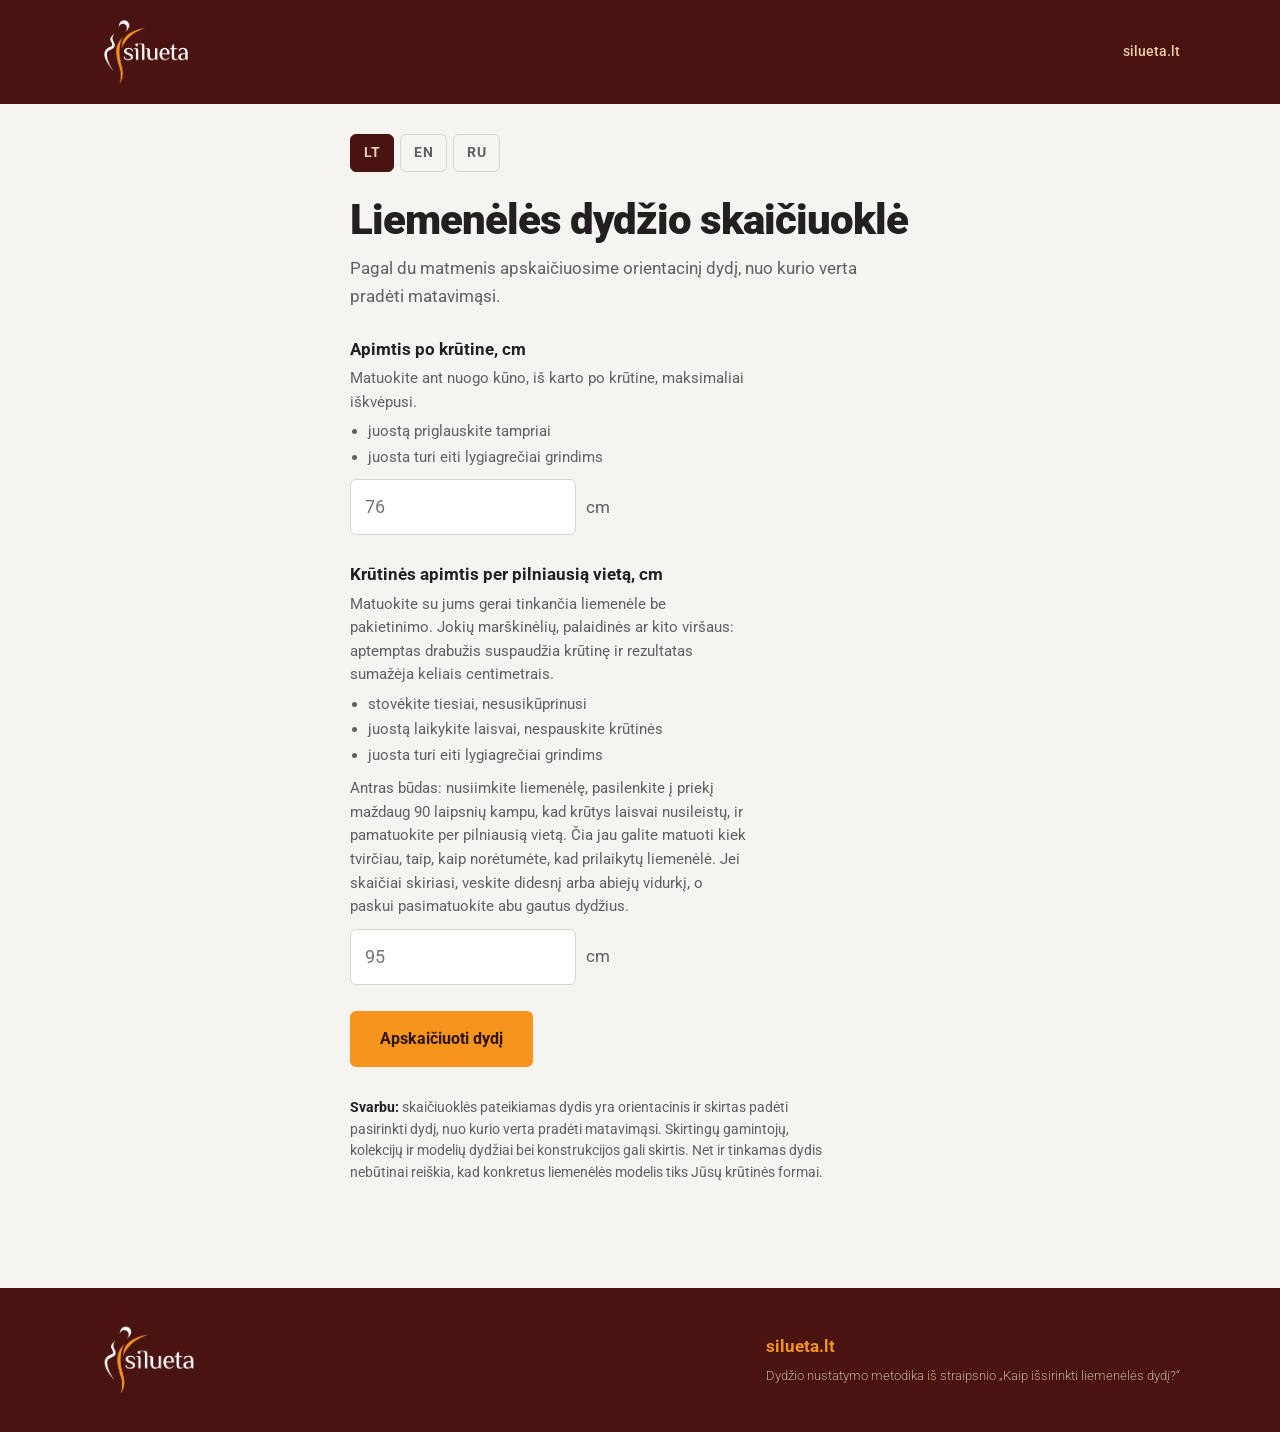
<file: irankiai/liemeneles-dydis.html>
<!doctype html>
<html lang="lt">
<head>
<meta charset="utf-8">
<meta name="viewport" content="width=device-width, initial-scale=1">
<title>Liemenėlės dydžio skaičiuoklė | Silueta</title>
<meta name="description" content="Pagal du matmenis apskaičiuokite orientacinį liemenėlės dydį, nuo kurio verta pradėti matavimąsi.">
<!-- Paieškos sistemoms rodomas silueta.lt straipsnis, ne šis puslapis:
     įrankis gyvena svetimame domene, tad indeksuoti jį nėra prasmės. -->
<meta name="robots" content="noindex, follow">
<link rel="preconnect" href="https://fonts.googleapis.com">
<link rel="preconnect" href="https://fonts.gstatic.com" crossorigin>
<link href="https://fonts.googleapis.com/css2?family=Roboto:wght@300;400;700;900&display=swap&subset=latin-ext,cyrillic" rel="stylesheet">
<link rel="icon" href="../vizualai/silueta-logo-spalvotas-web.png">
<link rel="stylesheet" href="../stilius.css">
<style>
/* --- skaiciuokles sluoksnis, remiasi stilius.css tokenais --- */
.darbas{max-width:620px;margin:0 auto;padding:30px 20px 64px}

/* kalbu perjungiklis */
.kalbos{display:flex;gap:6px;margin-bottom:26px}
.kalbos button{
  font:inherit;font-size:.85rem;font-weight:700;letter-spacing:.04em;cursor:pointer;
  padding:7px 13px;border-radius:var(--r);border:1.5px solid var(--konturas);
  background:transparent;color:var(--tekstas-silpnas);transition:border-color .15s,color .15s;
}
.kalbos button:hover{border-color:var(--linijos);color:var(--tekstas)}
.kalbos button[aria-current="true"]{background:var(--ruda);border-color:var(--ruda);color:var(--siltas-smelis)}

.ivadas h1{font-size:clamp(1.75rem,4.6vw,2.6rem);margin-bottom:14px}
.ivadas .santrauka{color:var(--tekstas-silpnas);max-width:52ch}

.laukas{margin:26px 0}
.laukas label{display:block;font-weight:700;margin-bottom:4px}
.laukas .kaip{color:var(--tekstas-silpnas);font-size:.92rem;margin-bottom:10px;max-width:50ch}
.laukas .kaip ul{margin:6px 0 0;padding-left:18px}
.laukas .kaip li{margin-bottom:2px}
.ivestis{display:flex;align-items:center;gap:10px;max-width:260px}
.ivestis input{
  flex:1;min-width:0;font:inherit;font-size:1.1rem;padding:13px 14px;border-radius:var(--r);
  border:1.5px solid var(--konturas);background:var(--pavirsius);color:var(--tekstas);
}
.ivestis input:focus{outline:none;border-color:var(--oranzine);box-shadow:0 0 0 3px color-mix(in srgb,var(--oranzine) 28%,transparent)}
.ivestis .vnt{color:var(--tekstas-silpnas);flex:none}
.klaida{color:#9C2415;font-size:.92rem;margin-top:8px;font-weight:500;max-width:52ch}
.laukas.bloga input{border-color:#9C2415}
@media (prefers-color-scheme:dark){.klaida{color:#F3907E}}

.mygtukas{
  font:inherit;font-weight:700;font-size:1.02rem;cursor:pointer;border:0;border-radius:var(--r);
  padding:15px 30px;background:var(--oranzine);color:var(--ant-akcento);
  transition:filter .15s,transform .1s;
}
.mygtukas:hover{filter:brightness(1.06)}
.mygtukas:active{transform:translateY(1px)}

/* --- rezultatas --- */
#rezultatas{margin-top:34px}
#rezultatas[hidden]{display:none}
.atsakymas{background:var(--ruda);color:#F3E7DC;border-radius:var(--r);padding:28px 26px}
.atsakymas .antraste{font-size:1.02rem;font-weight:300;color:var(--siltas-smelis);margin-bottom:10px}
/* margin pikseliais: 1em prie 74px srifto duotu 74px tarpa */
.atsakymas .dydis{font-size:clamp(3rem,13vw,4.6rem);font-weight:900;letter-spacing:-.03em;line-height:.95;color:var(--oranzine);margin:0}
.atsakymas .nuo-kur{margin-top:18px;font-weight:700;color:#fff}
.atsakymas .smulkiau{margin-top:10px;font-size:.96rem;color:#E2D3C6}

.pagrindinis-cta{
  display:inline-block;margin-top:20px;background:var(--oranzine);color:var(--ant-akcento);
  text-decoration:none;font-weight:700;padding:15px 28px;border-radius:var(--r);
}
.pagrindinis-cta:hover{filter:brightness(1.06)}

.bloke{margin-top:26px;padding:20px 22px;border-radius:var(--r);background:var(--smelis);color:#3E2B24}
.bloke h2{font-size:1.1rem;margin-bottom:8px}
.bloke p{font-size:.97rem}
.bloke p a{color:inherit;text-decoration:underline;text-decoration-color:var(--oranzine);text-underline-offset:3px;font-weight:600}
.bloke .antrinis-cta{
  display:inline-block;margin-top:14px;text-decoration:none;font-weight:700;font-size:.95rem;
  color:var(--ruda);border-bottom:2px solid var(--oranzine);padding-bottom:2px;
}
@media (prefers-color-scheme:dark){.bloke{color:var(--tekstas)}.bloke .antrinis-cta{color:var(--oranzine)}}

.retas{margin-top:14px;padding:12px 14px;border-left:3px solid var(--oranzine);background:rgba(247,148,29,.08);font-size:.93rem;line-height:1.55}
.seseriniai{margin-top:22px;border-left:3px solid var(--pudra);padding:4px 0 4px 16px}
.seseriniai p{font-size:.96rem;color:var(--tekstas-silpnas)}
.seseriniai strong{color:var(--tekstas)}
.seseriniai a{color:var(--tekstas);font-weight:700;text-decoration:underline;text-decoration-color:var(--oranzine);text-underline-offset:3px}

.nepavyko .atsakymas{background:var(--bordo-tamsus)}
.nepavyko .atsakymas .antraste{font-size:1.2rem;font-weight:700;color:#fff;margin-bottom:12px}

.islyga{margin-top:30px;font-size:.88rem;color:var(--tekstas-silpnas);line-height:1.55;max-width:60ch}
.islyga strong{color:var(--tekstas)}
</style>
</head>
<body>

<header class="virsus">
  <div class="vidus">
    <a href="../index.html" aria-label="Silueta"><img src="../vizualai/silueta-logo-baltas-web.png" alt="Silueta"></a>
    <a href="https://www.silueta.lt" id="nuoroda-silueta">silueta.lt</a>
  </div>
</header>

<main class="darbas">

  <nav class="kalbos" id="kalbos" aria-label="Kalba"></nav>

  <div class="ivadas">
    <h1 id="t-h1"></h1>
    <p class="santrauka" id="t-santrauka"></p>
  </div>

  <form id="forma" novalidate>

    <div class="laukas" data-laukas="po">
      <label for="po" id="t-po-label"></label>
      <div class="kaip">
        <span id="t-po-kaip"></span>
        <ul><li id="t-po-1"></li><li id="t-po-2"></li></ul>
      </div>
      <div class="ivestis">
        <input id="po" type="text" inputmode="decimal" autocomplete="off" aria-describedby="klaida-po" placeholder="76">
        <span class="vnt">cm</span>
      </div>
      <p class="klaida" id="klaida-po" hidden></p>
    </div>

    <div class="laukas" data-laukas="krutine">
      <label for="krutine" id="t-kr-label"></label>
      <div class="kaip">
        <span id="t-kr-kaip"></span>
        <ul><li id="t-kr-1"></li><li id="t-kr-2"></li><li id="t-kr-3"></li></ul>
        <p id="t-kr-antras" style="margin-top:10px"></p>
      </div>
      <div class="ivestis">
        <input id="krutine" type="text" inputmode="decimal" autocomplete="off" aria-describedby="klaida-krutine" placeholder="95">
        <span class="vnt">cm</span>
      </div>
      <p class="klaida" id="klaida-krutine" hidden></p>
    </div>

    <p class="klaida" id="klaida-bendra" hidden></p>

    <button class="mygtukas" type="submit" id="t-skaiciuoti"></button>
  </form>

  <section id="rezultatas" hidden aria-live="polite"></section>

  <p class="islyga" id="t-islyga"></p>

</main>

<footer class="poraste">
  <div class="vidus">
    <img src="../vizualai/silueta-logo-baltas-web.png" alt="Silueta">
    <div>
      <a href="https://www.silueta.lt">silueta.lt</a>
      <small id="t-porastes-smulkiau"></small>
    </div>
  </div>
</footer>

<script>
/* =========================================================================
   Liemenėlės dydžio skaičiuoklė, LT / EN / RU
   Metodika iš silueta.lt straipsnio /kaip-issirinkti-liemeneles-dydi
   Dydžių filtro ID (attr[158][]) vienodi visomis kalbomis, tad lentelė viena.
   Kalba imama iš adreso: ?k=lt | ?k=en | ?k=ru
   ========================================================================= */

/* --- EU kaušelių skalė. Riba priklauso DIDESNIAM kaušeliui:
       17,5 -> D, 19,5 -> E. Tai reiškia intervalą [nuo, iki). --- */
const KAUSELIAI = [
  { nuo: 10,   iki: 12,   k: 'AA' },
  { nuo: 12,   iki: 13.5, k: 'A'  },
  { nuo: 13.5, iki: 15.5, k: 'B'  },
  { nuo: 15.5, iki: 17.5, k: 'C'  },
  { nuo: 17.5, iki: 19.5, k: 'D'  },
  { nuo: 19.5, iki: 21.5, k: 'E'  },
  { nuo: 21.5, iki: 23.5, k: 'F'  },
  { nuo: 23.5, iki: 25.5, k: 'G'  },
  { nuo: 25.5, iki: 27,   k: 'H'  },
  /* toliau tęsiama 2 cm žingsniu */
  { nuo: 27,   iki: 29,   k: 'I'  },
  { nuo: 29,   iki: 31,   k: 'J'  },
  { nuo: 31,   iki: 33,   k: 'K'  },
  { nuo: 33,   iki: 35,   k: 'L'  },
  { nuo: 35,   iki: 37,   k: 'M'  },
  { nuo: 37,   iki: 39,   k: 'N'  },
  { nuo: 39,   iki: 41,   k: 'O'  },
  { nuo: 41,   iki: 43,   k: 'P'  }
];

/* Ilgesnė už skalę: pagrindinio dydžio virš P neduodame, bet seserinis
   gali į Q ar R pataikyti, o tokių Siluetos asortimente yra. */
const SEKA = ['AA','A','B','C','D','E','F','G','H','I','J','K','L','M','N','O','P','Q','R'];

const JUOSTOS = [60,65,70,75,80,85,90,95,100,105,110,115,120];
const RIBOS = { poMin: 57.5, poMax: 122.5, krutineMin: 60, krutineMax: 200 };

/* Dydžių filtro ID silueta.lt liemenėlių kategorijoje.
   Patikrinta: tie patys ID veikia visomis kalbomis. */
const FILTRAS = {
"60G":636,"60H":637,"60I":638,"60J":658,"60K":656,
"65B":231,"65C":232,"65D":233,"65E":234,"65F":235,"65G":236,"65H":419,"65I":392,"65J":394,"65K":554,"65L":786,"65M":711,
"70A":31,"70B":32,"70C":33,"70D":39,"70E":40,"70F":41,"70G":42,"70H":43,"70I":44,"70J":389,"70K":501,"70L":502,"70M":535,"70N":560,"70O":569,"70P":731,"70Q":1058,"70R":1062,
"75A":45,"75AA":716,"75B":46,"75C":47,"75D":48,"75E":49,"75F":50,"75G":51,"75H":52,"75I":53,"75J":396,"75K":405,"75L":487,"75M":552,"75N":561,"75O":575,"75P":732,"75Q":1059,"75R":1057,
"80A":54,"80AA":666,"80B":55,"80C":56,"80D":57,"80E":58,"80F":59,"80G":60,"80H":61,"80I":62,"80J":393,"80K":406,"80L":534,"80M":536,"80N":562,"80O":576,"80P":733,"80Q":1060,
"85A":63,"85B":64,"85C":65,"85D":66,"85E":67,"85F":68,"85G":69,"85H":70,"85I":71,"85J":407,"85K":408,"85L":497,"85M":503,"85N":563,"85O":577,"85P":734,"85Q":1061,
"90A":72,"90B":73,"90C":74,"90D":75,"90E":76,"90F":77,"90G":78,"90H":349,"90I":421,"90J":498,"90K":499,"90L":500,"90M":537,"90N":564,"90O":889,
"95B":80,"95C":81,"95D":82,"95E":83,"95F":84,"95G":85,"95H":391,"95I":506,"95J":458,"95K":591,"95L":592,"95M":1138,"95N":1139,"95O":1140,
"100A":611,"100B":86,"100C":87,"100D":88,"100E":89,"100F":90,"100G":764,"100H":773,"100I":751,"100J":971,"100K":972,"100L":973,"100M":1135,"100N":1136,"100O":1137,
"105A":612,"105B":91,"105C":92,"105D":93,"105E":94,"105F":613,"105G":505,"105H":504,
"110A":237,"110B":238,"110C":239,"110D":240,"110E":241,"110F":614,"110H":802,
"115A":615,"115B":616,"115C":617,"115D":618,"115E":619,"115F":620
};

/* Kategorijos ir registracijos adresai pagal kalbą (patikrinti 2026-10-05) */
const NUORODOS = {
  lt: { kategorija:'https://www.silueta.lt/apatinis-trikotazas/liemeneles',
        registracija:'https://www.silueta.lt/registruokites-individualiai-konsultacijai-2',
        kontaktai:'https://www.silueta.lt/kontaktai',
        sveta:'https://www.silueta.lt' },
  en: { kategorija:'https://www.silueta.lt/en/underwear/bras',
        registracija:'https://www.silueta.lt/en/register-for-an-individual-bra-fitting-consultation',
        kontaktai:'https://www.silueta.lt/en/about-us-2/contacts',
        sveta:'https://www.silueta.lt/en' },
  ru: { kategorija:'https://www.silueta.lt/ru/nizhnee-bele/bjustgaltery',
        registracija:'https://www.silueta.lt/ru/zapisyvajtes-na-bra-fitting',
        kontaktai:'https://www.silueta.lt/ru/o-kompanii-2/kontakty',
        sveta:'https://www.silueta.lt/ru' }
};

const TEKSTAI = {
lt: {
  html:'lt', pavadinimas:'Liemenėlės dydžio skaičiuoklė | Silueta',
  meta:'Pagal du matmenis apskaičiuokite orientacinį liemenėlės dydį, nuo kurio verta pradėti matavimąsi.',
  h1:'Liemenėlės dydžio skaičiuoklė',
  santrauka:'Pagal du matmenis apskaičiuosime orientacinį dydį, nuo kurio verta pradėti matavimąsi.',
  poLabel:'Apimtis po krūtine, cm',
  poKaip:'Matuokite ant nuogo kūno, iš karto po krūtine, maksimaliai iškvėpusi.',
  po1:'juostą priglauskite tampriai',
  po2:'juosta turi eiti lygiagrečiai grindims',
  krLabel:'Krūtinės apimtis per pilniausią vietą, cm',
  krKaip:'Matuokite su jums gerai tinkančia liemenėle be pakietinimo. Jokių marškinėlių, palaidinės ar kito viršaus: aptemptas drabužis suspaudžia krūtinę ir rezultatas sumažėja keliais centimetrais.',
  kr1:'stovėkite tiesiai, nesusikūprinusi',
  kr2:'juostą laikykite laisvai, nespauskite krūtinės',
  kr3:'juosta turi eiti lygiagrečiai grindims',
  krAntras:'Antras būdas: nusiimkite liemenėlę, pasilenkite į priekį maždaug 90 laipsnių kampu, kad krūtys laisvai nusileistų, ir pamatuokite per pilniausią vietą. Čia jau galite matuoti kiek tvirčiau, taip, kaip norėtumėte, kad prilaikytų liemenėlė. Jei skaičiai skiriasi, veskite didesnį arba abiejų vidurkį, o paskui pasimatuokite abu gautus dydžius.',
  skaiciuoti:'Apskaičiuoti dydį',
  klaidaPoTuscia:'Įveskite apimtį po krūtine.',
  klaidaKrTuscia:'Įveskite krūtinės apimtį.',
  klaidaNeSkaicius:'Tinka tik skaičius, pavyzdžiui 76 arba 76,5.',
  klaidaBendra:'Patikrinkite įvestus matmenis. Krūtinės apimtis turi būti didesnė už apimtį po krūtine.',
  rezAntraste:'Pagal Jūsų pateiktus matmenis orientacinis liemenėlės dydis',
  rezNuoKur:'Tai dydis, nuo kurio rekomenduojame pradėti matavimąsi.',
  retasDydis:'<strong>Toks dydis pasitaiko retai.</strong> Jei rezultatas nustebino, pasitikrinkite matavimą: matuotis reikia be jokių viršutinių drabužių, o juostą per krūtinę vesti per patį plačiausią tašką.',
  rezSmulkiau:'Skirtingų gamintojų ir modelių dydžiai gali šiek tiek skirtis. Be to, tinkamas dydis dar nereiškia, kad tiks kiekviena to dydžio liemenėlė: labai svarbi ir kaušelio forma, jo gylis, lankelių plotis bei visa liemenėlės konstrukcija.',
  ctaPrekes:function(d){ return 'Peržiūrėti ' + d + ' dydžio liemenėles'; },
  nerastaDydzio:'Šiuo metu internetinėje parduotuvėje šio dydžio pasirinkimas gali būti ribotas. Užsukite į SILUETA parduotuvę: padėsime patikrinti dydį ir galimus modelius.',
  seseriniaiPradzia:'Priklausomai nuo konkretaus modelio gali tikti ir gretimas, vadinamasis seserinis, dydis. Kai kuriuose modeliuose verta pasimatuoti ir ',
  seseriniaiArba:' arba ',
  kvietimasH2:'Nesate tikra dėl dydžio?',
  kvietimasFraze:'SILUETA parduotuvę Vilniuje',
  nepavykoFraze:'SILUETA parduotuvę',
  kvietimasP:'Užsukite į SILUETA parduotuvę Vilniuje. Padėsime patikrinti dydį ir parinkti Jūsų krūtinės formai tinkamus modelius. Turime vieną plačiausių dydžių pasirinkimų: skirtingų gamintojų asortimente kaušeliai siekia net P.',
  registracijaP:'Jeigu taupote laiką, norite daugiau individualaus dėmesio arba konkretaus konsultanto, galite iš anksto rezervuoti konsultacijos laiką.',
  registracijaCta:'Registruotis konsultacijai',
  nepavykoAntraste:'Pagal Jūsų pateiktus matmenis ši skaičiuoklė negali pakankamai patikimai nustatyti orientacinio dydžio.',
  nepavykoNuoKur:'Tai nereiškia, kad Jums nėra tinkamos liemenėlės.',
  nepavykoSmulkiau:'SILUETA turime itin platų liemenėlių dydžių pasirinkimą: skirtingų gamintojų asortimente rasite kaušelių iki P.',
  nepavykoKvietimas:'Užsukite į SILUETA parduotuvę: padėsime nustatyti tinkamą dydį ir parinkti modelius.',
  isNaujo:'Pradėti iš naujo',
  islygaStiprus:'Svarbu:',
  islyga:' skaičiuoklės pateikiamas dydis yra orientacinis ir skirtas padėti pasirinkti dydį, nuo kurio verta pradėti matavimąsi. Skirtingų gamintojų, kolekcijų ir modelių dydžiai bei konstrukcijos gali skirtis. Net ir tinkamas dydis nebūtinai reiškia, kad konkretus liemenėlės modelis tiks Jūsų krūtinės formai.',
  porasteSmulkiau:'Dydžio nustatymo metodika iš straipsnio „Kaip išsirinkti liemenėlės dydį?“'
},
en: {
  html:'en', pavadinimas:'Bra size calculator | Silueta',
  meta:'Enter two measurements and get the approximate bra size to start fitting from.',
  h1:'Bra size calculator',
  santrauka:'Enter two measurements and we will suggest the size to start fitting from.',
  poLabel:'Underbust measurement, cm',
  poKaip:'Measure on bare skin, directly under the bust, after breathing out fully.',
  po1:'keep the tape firm against the body',
  po2:'the tape must stay parallel to the floor',
  krLabel:'Bust measurement at the fullest point, cm',
  krKaip:'Measure wearing a well-fitting non-padded bra. No t-shirt, blouse or any other top: a close-fitting garment compresses the bust and the result drops by several centimetres.',
  kr1:'stand up straight, do not hunch',
  kr2:'hold the tape loosely, do not compress the bust',
  kr3:'the tape must stay parallel to the floor',
  krAntras:'A second way: take the bra off, lean forward about 90 degrees so the breasts hang freely, and measure at the fullest point. Here you can pull the tape a little firmer, the way you would want a bra to support you. If the two numbers differ, enter the larger one or the average, then try on both sizes.',
  skaiciuoti:'Calculate my size',
  klaidaPoTuscia:'Please enter your underbust measurement.',
  klaidaKrTuscia:'Please enter your bust measurement.',
  klaidaNeSkaicius:'Numbers only, for example 76 or 76.5.',
  klaidaBendra:'Please check your measurements. The bust measurement must be larger than the underbust measurement.',
  rezAntraste:'Based on your measurements, the approximate bra size is',
  rezNuoKur:'This is the size we recommend starting your fitting from.',
  retasDydis:'<strong>This size is uncommon.</strong> If the result surprised you, check your measurements: measure without any top clothing and run the tape across the fullest part of the bust.',
  rezSmulkiau:'Sizes vary between brands and between models. A size that is right on paper does not mean every bra in that size will fit: cup shape and depth, wire width and the whole construction matter just as much.',
  ctaPrekes:function(d){ return 'See bras in size ' + d; },
  nerastaDydzio:'The choice in this size may be limited in our online shop right now. Visit the SILUETA store and we will help you check the size and find suitable models.',
  seseriniaiPradzia:'Depending on the model, a neighbouring, so-called sister size may also fit. In some models it is worth trying ',
  seseriniaiArba:' or ',
  kvietimasH2:'Not sure about the size?',
  kvietimasFraze:'SILUETA store in Vilnius',
  nepavykoFraze:'SILUETA store',
  kvietimasP:'Visit the SILUETA store in Vilnius. We will help you check the size and choose models that suit your breast shape. We carry one of the widest size ranges available: across brands, cups go up to P.',
  registracijaP:'If you want to save time, have more individual attention or a particular consultant, you can book a time in advance.',
  registracijaCta:'Book a fitting',
  nepavykoAntraste:'Based on the measurements you entered, this calculator cannot reliably suggest an approximate size.',
  nepavykoNuoKur:'This does not mean there is no bra that fits you.',
  nepavykoSmulkiau:'SILUETA carries a very wide range of bra sizes: across brands you will find cups up to P.',
  nepavykoKvietimas:'Visit the SILUETA store and we will help you determine the right size and find models.',
  isNaujo:'Start again',
  islygaStiprus:'Please note:',
  islyga:' the size given by this calculator is approximate and is meant to help you choose a starting point for fitting. Sizes and construction vary between brands, collections and models. Even the right size does not guarantee that a particular bra will suit your breast shape.',
  porasteSmulkiau:'Method taken from the article „How to choose a bra size“ on silueta.lt'
},
ru: {
  html:'ru', pavadinimas:'Калькулятор размера бюстгальтера | Silueta',
  meta:'Введите два измерения и узнайте ориентировочный размер бюстгальтера, с которого стоит начать примерку.',
  h1:'Калькулятор размера бюстгальтера',
  santrauka:'По двум измерениям подскажем ориентировочный размер, с которого стоит начать примерку.',
  poLabel:'Обхват под грудью, см',
  poKaip:'Измеряйте на голое тело, сразу под грудью, полностью выдохнув.',
  po1:'ленту прижмите плотно',
  po2:'лента должна идти параллельно полу',
  krLabel:'Обхват груди по самой полной точке, см',
  krKaip:'Измеряйте в хорошо подходящем бюстгальтере без уплотнения. Без футболки, блузки или другого верха: облегающая одежда сдавливает грудь, и результат уменьшается на несколько сантиметров.',
  kr1:'стойте прямо, не сутультесь',
  kr2:'ленту держите свободно, грудь не сдавливайте',
  kr3:'лента должна идти параллельно полу',
  krAntras:'Второй способ: снимите бюстгальтер, наклонитесь вперёд примерно на 90 градусов, чтобы грудь свободно опустилась, и измерьте по самой полной точке. Здесь ленту можно затянуть чуть плотнее, так, как хотелось бы, чтобы поддерживал бюстгальтер. Если числа отличаются, вводите большее или среднее, а потом примерьте оба размера.',
  skaiciuoti:'Рассчитать размер',
  klaidaPoTuscia:'Введите обхват под грудью.',
  klaidaKrTuscia:'Введите обхват груди.',
  klaidaNeSkaicius:'Только числа, например 76 или 76,5.',
  klaidaBendra:'Проверьте введённые измерения. Обхват груди должен быть больше обхвата под грудью.',
  rezAntraste:'По вашим измерениям ориентировочный размер бюстгальтера',
  rezNuoKur:'Это размер, с которого рекомендуем начать примерку.',
  retasDydis:'<strong>Такой размер встречается редко.</strong> Если результат удивил, проверьте измерения: мерить нужно без верхней одежды, а ленту вести по самой выступающей точке груди.',
  rezSmulkiau:'Размеры у разных производителей и моделей могут немного отличаться. К тому же подходящий размер ещё не значит, что подойдёт любой бюстгальтер этого размера: важны форма и глубина чашки, ширина косточек и вся конструкция.',
  ctaPrekes:function(d){ return 'Посмотреть бюстгальтеры размера ' + d; },
  nerastaDydzio:'Сейчас выбор в этом размере в интернет-магазине может быть ограничен. Загляните в магазин SILUETA: поможем проверить размер и подобрать модели.',
  seseriniaiPradzia:'В зависимости от модели может подойти и соседний, так называемый сестринский размер. В некоторых моделях стоит примерить также ',
  seseriniaiArba:' или ',
  kvietimasH2:'Не уверены в размере?',
  kvietimasFraze:'магазин SILUETA в Вильнюсе',
  nepavykoFraze:'магазин SILUETA',
  kvietimasP:'Загляните в магазин SILUETA в Вильнюсе. Поможем проверить размер и подобрать модели, подходящие форме вашей груди. У нас один из самых широких выборов размеров: в ассортименте разных производителей чашки доходят до P.',
  registracijaP:'Если хотите сэкономить время, получить больше внимания или попасть к конкретному консультанту, можно записаться заранее.',
  registracijaCta:'Записаться на консультацию',
  nepavykoAntraste:'По введённым измерениям этот калькулятор не может достаточно надёжно определить ориентировочный размер.',
  nepavykoNuoKur:'Это не значит, что подходящего бюстгальтера для вас нет.',
  nepavykoSmulkiau:'В SILUETA очень широкий выбор размеров: в ассортименте разных производителей есть чашки до P.',
  nepavykoKvietimas:'Загляните в магазин SILUETA: поможем определить подходящий размер и подобрать модели.',
  isNaujo:'Начать заново',
  islygaStiprus:'Важно:',
  islyga:' размер, который показывает калькулятор, является ориентировочным и нужен для того, чтобы выбрать размер, с которого стоит начать примерку. Размеры и конструкция у разных производителей, коллекций и моделей могут отличаться. Даже подходящий размер не означает, что конкретная модель подойдёт форме вашей груди.',
  porasteSmulkiau:'Методика из статьи «Как подобрать размер бюстгальтера» на silueta.lt'
}
};

/* ---------- kalba ---------- */

function kalbosKodas(){
  const k = (new URLSearchParams(location.search).get('k') || '').toLowerCase();
  return TEKSTAI[k] ? k : 'lt';
}
let K = kalbosKodas();
let T = TEKSTAI[K];
let N = NUORODOS[K];

/* ---------- statistika ----------
   Siunčiame tik anoniminius skaičius: kokie matmenys suvesti ir koks dydis išėjo.
   Jokio IP, slapuko ar lankytojo identifikatoriaus. Duomenys keliauja į Google
   formą, o iš jos - į lentelę. Jei siuntimas nepavyksta, skaičiuoklė veikia
   lygiai taip pat. */

const STATISTIKOS_FORMA = 'https://docs.google.com/forms/d/e/1FAIpQLSd8xI8BsS5OM-wKQLLr4kr3T4_C517q-g2izLsMpagpvZ-VhA/formResponse';
const STATISTIKOS_LAUKAS = 'entry.196700957';

/* Nesiunčiame iš bandymų: lokalaus failo, localhost ar kai adrese yra ?t=1.
   Taip testavimas neterš tikros statistikos. */
function skaiciuotiStatistika(){
  if (!STATISTIKOS_FORMA) return false;
  if (location.protocol !== 'http:' && location.protocol !== 'https:') return false;
  if (/^(localhost|127\.|192\.168\.|0\.0\.0\.0)/.test(location.hostname)) return false;
  if (new URLSearchParams(location.search).get('t') === '1') return false;
  return true;
}

/* Iš kur atėjo: pirmiausia utm_source (naujienlaiškis, reklama),
   jei jo nėra - puslapis, iš kurio atėjo. */
function saltinis(){
  const p = new URLSearchParams(location.search);
  const u = p.get('utm_source');
  if (u) {
    const k = p.get('utm_campaign');
    return (u + (k ? ' / ' + k : '')).slice(0, 80);
  }
  return (document.referrer || '').slice(0, 80);
}

/* Žymės nuorodoms į silueta.lt. Jei atėjo su žymėmis (naujienlaiškis, reklama) -
   perduodam jas toliau, kad Google Analytics pirkimą priskirtų tam pačiam šaltiniui;
   kartu ir Omnisend bei reklamos paspaudimo ID. Jei žymių nėra - pažymim skaičiuoklę. */
function suZymemis(adresas){
  const u = new URL(adresas);
  for (const [raktas, reiksme] of new URLSearchParams(location.search)) {
    if (/^(utm_|omnisend)/i.test(raktas) || raktas === 'gclid' || raktas === 'fbclid') u.searchParams.set(raktas, reiksme);
  }
  if (!u.searchParams.get('utm_source')) {
    u.searchParams.set('utm_source', 'skaiciuokle');
    u.searchParams.set('utm_medium', 'referral');
    u.searchParams.set('utm_campaign', 'liemeneles-dydis');
  }
  return u.toString();
}

function siustiStatistika(ivykis, d){
  if (!skaiciuotiStatistika()) return;
  try {
    d = d || {};
    const tuscias = (v) => (v === undefined || v === null) ? '' : String(v);
    const eilute = [
      ivykis,
      K,
      tuscias(d.po),
      tuscias(d.krutine),
      tuscias(d.dydis),
      tuscias(d.juosta),
      tuscias(d.kauselis),
      saltinis()
    ].join('|');
    const kunas = new URLSearchParams();
    kunas.append(STATISTIKOS_LAUKAS, eilute);
    fetch(STATISTIKOS_FORMA, {
      method: 'POST',
      mode: 'no-cors',
      body: kunas,
      keepalive: true
    }).catch(function(){});
  } catch (klaida) {
    /* statistika niekada neturi sustabdyti skaičiuoklės */
  }
}

/* ---------- skaičiavimas ---------- */

function juostosDydis(po){ return Math.round(po / 5) * 5; }

function kauselioDydis(skirtumas){
  for (const x of KAUSELIAI) if (skirtumas >= x.nuo && skirtumas < x.iki) return x.k;
  const p = KAUSELIAI[KAUSELIAI.length - 1];
  if (skirtumas === p.iki) return p.k;
  return null;
}

function seserinis(juosta, kauselis, kryptis){
  const jIdx = JUOSTOS.indexOf(juosta) + kryptis;
  const kIdx = SEKA.indexOf(kauselis) - kryptis;
  if (jIdx < 0 || jIdx >= JUOSTOS.length) return null;
  if (kIdx < 0 || kIdx >= SEKA.length) return null;
  const dydis = JUOSTOS[jIdx] + SEKA[kIdx];
  return FILTRAS[dydis] ? dydis : null;
}

function filtroNuoroda(dydis){
  const id = FILTRAS[dydis];
  return id ? suZymemis(N.kategorija + '?attr%5B158%5D%5B%5D=' + id) : null;
}

/* ---------- įvestis ---------- */

function skaicius(tekstas){
  const t = String(tekstas).trim().replace(',', '.');
  if (t === '') return null;
  if (!/^\d+(\.\d+)?$/.test(t)) return NaN;
  return parseFloat(t);
}

function rodytiKlaida(laukas, tekstas){
  const blokas = document.querySelector('[data-laukas="' + laukas + '"]');
  const p = document.getElementById('klaida-' + laukas);
  if (blokas) blokas.classList.add('bloga');
  p.textContent = tekstas;
  p.hidden = false;
}

function valytiKlaidas(){
  document.querySelectorAll('.laukas').forEach(e => e.classList.remove('bloga'));
  document.querySelectorAll('.klaida').forEach(e => { e.hidden = true; e.textContent = ''; });
}

/* ---------- rezultatas ---------- */

/* Pastraipa, kurios viduje nurodyta frazė tampa nuoroda.
   Jei frazės tekste nėra, grąžinama paprasta pastraipa - tekstas nedingsta. */
function pastraipaSuNuoroda(tekstas, fraze, adresas){
  const p = el('p');
  const i = (fraze && adresas) ? tekstas.indexOf(fraze) : -1;
  if (i < 0) { p.textContent = tekstas; return p; }
  p.appendChild(document.createTextNode(tekstas.slice(0, i)));
  const a = el('a', null, fraze);
  a.href = suZymemis(adresas); a.target = '_blank'; a.rel = 'noopener';
  p.appendChild(a);
  p.appendChild(document.createTextNode(tekstas.slice(i + fraze.length)));
  return p;
}

function el(zyme, klase, tekstas){
  const e = document.createElement(zyme);
  if (klase) e.className = klase;
  if (tekstas != null) e.textContent = tekstas;
  return e;
}

function rodytiRezultata(dydis, juosta, kauselis){
  const sritis = document.getElementById('rezultatas');
  sritis.textContent = '';
  sritis.className = '';

  const a = el('div','atsakymas');
  a.appendChild(el('p','antraste', T.rezAntraste));
  const d = el('p','dydis', dydis);
  d.tabIndex = -1;
  a.appendChild(d);
  a.appendChild(el('p','nuo-kur', T.rezNuoKur));
  a.appendChild(el('p','smulkiau', T.rezSmulkiau));
  /* AA ir A parduodami retai - dazniausiai tai matavimo netikslumas */
  if (kauselis === 'AA' || kauselis === 'A') {
    const r = el('p','retas');
    r.innerHTML = T.retasDydis;
    a.appendChild(r);
  }
  sritis.appendChild(a);

  const nuoroda = filtroNuoroda(dydis);
  if (nuoroda) {
    const cta = el('a','pagrindinis-cta', T.ctaPrekes(dydis));
    cta.href = nuoroda; cta.target = '_blank'; cta.rel = 'noopener';
    sritis.appendChild(cta);
  } else {
    const b = el('div','bloke');
    b.appendChild(el('p', null, T.nerastaDydzio));
    sritis.appendChild(b);
  }

  const maziau = seserinis(juosta, kauselis, -1);
  const daugiau = seserinis(juosta, kauselis, +1);
  if (maziau || daugiau) {
    const s = el('div','seseriniai');
    const p = el('p');
    p.appendChild(document.createTextNode(T.seseriniaiPradzia));
    [maziau, daugiau].filter(Boolean).forEach((x, i) => {
      if (i > 0) p.appendChild(document.createTextNode(T.seseriniaiArba));
      const nuor = filtroNuoroda(x);
      if (nuor) {
        const a = el('a', null, x);
        a.href = nuor; a.target = '_blank'; a.rel = 'noopener';
        p.appendChild(a);
      } else {
        p.appendChild(el('strong', null, x));
      }
    });
    p.appendChild(document.createTextNode('.'));
    s.appendChild(p);
    sritis.appendChild(s);
  }

  const kv = el('div','bloke');
  kv.appendChild(el('h2', null, T.kvietimasH2));
  kv.appendChild(pastraipaSuNuoroda(T.kvietimasP, T.kvietimasFraze, N.kontaktai));
  const regP = el('p', null, T.registracijaP);
  regP.style.marginTop = '12px';
  kv.appendChild(regP);
  const reg = el('a','antrinis-cta', T.registracijaCta);
  reg.href = suZymemis(N.registracija); reg.target = '_blank'; reg.rel = 'noopener';
  kv.appendChild(reg);
  sritis.appendChild(kv);

  sritis.appendChild(pradetiIsNaujo());
  sritis.hidden = false;
  perslinktiPrie(sritis, d);
}

/* Telefone rezultatas atsiranda už ekrano ribų, todėl prie jo perslenkame patys.
   Sklandus slinkimas čia nepatikimas, tad slenkame iš karto. */
function perslinktiPrie(sritis, fokusas){
  const y = sritis.getBoundingClientRect().top + window.scrollY - 12;
  window.scrollTo(0, Math.max(0, y));
  if (fokusas && fokusas.focus) fokusas.focus({ preventScroll: true });
}

function rodytiNepavyko(){
  const sritis = document.getElementById('rezultatas');
  sritis.textContent = '';
  sritis.className = 'nepavyko';

  const a = el('div','atsakymas');
  const h = el('p','antraste', T.nepavykoAntraste);
  h.tabIndex = -1;
  a.appendChild(h);
  a.appendChild(el('p','nuo-kur', T.nepavykoNuoKur));
  a.appendChild(el('p','smulkiau', T.nepavykoSmulkiau));
  sritis.appendChild(a);

  const kv = el('div','bloke');
  kv.appendChild(pastraipaSuNuoroda(T.nepavykoKvietimas, T.nepavykoFraze, N.kontaktai));
  const reg = el('a','antrinis-cta', T.registracijaCta);
  reg.href = suZymemis(N.registracija); reg.target = '_blank'; reg.rel = 'noopener';
  kv.appendChild(reg);
  sritis.appendChild(kv);

  sritis.appendChild(pradetiIsNaujo());
  sritis.hidden = false;
  perslinktiPrie(sritis, h);
}

function pradetiIsNaujo(){
  const m = el('div','mygtukai');
  m.style.marginTop = '24px';
  const b = el('button','mygtukas', T.isNaujo);
  b.type = 'button';
  b.style.background = 'transparent';
  b.style.border = '1.5px solid var(--konturas)';
  b.style.color = 'var(--tekstas)';
  b.style.fontWeight = '500';
  b.addEventListener('click', () => {
    document.getElementById('forma').reset();
    document.getElementById('rezultatas').hidden = true;
    valytiKlaidas();
    document.getElementById('po').focus();
    window.scrollTo({top:0, behavior:'smooth'});
  });
  m.appendChild(b);
  return m;
}

/* ---------- tekstų įrašymas ---------- */

function irasytiTekstus(){
  T = TEKSTAI[K]; N = NUORODOS[K];
  document.documentElement.lang = T.html;
  document.title = T.pavadinimas;
  const md = document.querySelector('meta[name="description"]');
  if (md) md.content = T.meta;

  const p = {
    't-h1':T.h1, 't-santrauka':T.santrauka,
    't-po-label':T.poLabel, 't-po-kaip':T.poKaip, 't-po-1':T.po1, 't-po-2':T.po2,
    't-kr-label':T.krLabel, 't-kr-kaip':T.krKaip, 't-kr-1':T.kr1, 't-kr-2':T.kr2, 't-kr-3':T.kr3, 't-kr-antras':T.krAntras,
    't-skaiciuoti':T.skaiciuoti, 't-porastes-smulkiau':T.porasteSmulkiau
  };
  for (const id in p) { const e = document.getElementById(id); if (e) e.textContent = p[id]; }

  const isl = document.getElementById('t-islyga');
  isl.textContent = '';
  isl.appendChild(el('strong', null, T.islygaStiprus));
  isl.appendChild(document.createTextNode(T.islyga));

  document.getElementById('nuoroda-silueta').href = N.sveta;
  document.querySelectorAll('a[href^="https://www.silueta.lt"]').forEach(a => { a.href = suZymemis(a.href); });

  /* kalbų mygtukai */
  const nav = document.getElementById('kalbos');
  nav.textContent = '';
  for (const kodas of ['lt','en','ru']) {
    const b = el('button', null, kodas.toUpperCase());
    b.type = 'button';
    b.setAttribute('aria-current', kodas === K ? 'true' : 'false');
    b.addEventListener('click', () => {
      K = kodas;
      const u = new URL(location.href);
      u.searchParams.set('k', kodas);
      history.replaceState(null, '', u);
      document.getElementById('rezultatas').hidden = true;
      valytiKlaidas();
      irasytiTekstus();
    });
    nav.appendChild(b);
  }
}

/* ---------- forma ---------- */

document.getElementById('forma').addEventListener('submit', function(e){
  e.preventDefault();
  valytiKlaidas();
  document.getElementById('rezultatas').hidden = true;

  const po = skaicius(document.getElementById('po').value);
  const kr = skaicius(document.getElementById('krutine').value);
  let blogai = false;

  if (po === null)    { rodytiKlaida('po', T.klaidaPoTuscia); blogai = true; }
  else if (isNaN(po)) { rodytiKlaida('po', T.klaidaNeSkaicius); blogai = true; }

  if (kr === null)    { rodytiKlaida('krutine', T.klaidaKrTuscia); blogai = true; }
  else if (isNaN(kr)) { rodytiKlaida('krutine', T.klaidaNeSkaicius); blogai = true; }

  if (blogai) return;

  if (kr <= po) {
    const p = document.getElementById('klaida-bendra');
    p.textContent = T.klaidaBendra;
    p.hidden = false;
    return;
  }

  if (po < RIBOS.poMin || po > RIBOS.poMax || kr < RIBOS.krutineMin || kr > RIBOS.krutineMax) {
    rodytiNepavyko();
    siustiStatistika('uz ribu', { po: po, krutine: kr });
    return;
  }

  const skirtumas = Math.round((kr - po) * 10) / 10;
  const kauselis = kauselioDydis(skirtumas);
  const juosta = juostosDydis(po);

  if (!kauselis || JUOSTOS.indexOf(juosta) === -1) {
    rodytiNepavyko();
    siustiStatistika('uz ribu', { po: po, krutine: kr });
    return;
  }

  rodytiRezultata(juosta + kauselis, juosta, kauselis);
  siustiStatistika('dydis', { po: po, krutine: kr, dydis: juosta + kauselis, juosta: juosta, kauselis: kauselis });
});

irasytiTekstus();
siustiStatistika('atidaryta', {});
</script>
</body>
</html>
</file>
<file: stilius.css>
/* Silueta - irankiu svetaine. Spalvos ir sriftas is context/stilius.md, nieko pridurta. */

:root{
  /* firminiai, is context/stilius.md */
  --ruda:#491311;
  --oranzine:#F7941D;
  --bordo:#85304A;
  --bordo-tamsus:#4E1A28;
  --terakota:#9E4B2F;
  --smelis:#E3E0DA;
  --siltas-smelis:#EACDAA;
  --pudra:#D8A095;
  --tamsi:#231F20;
  --antrinis:#606060;
  --linijos:#8A888A;
  --balta:#FFFFFF;

  /* vaidmenys puslapyje */
  --fonas:#F6F4F1;
  --pavirsius:var(--balta);
  --tekstas:var(--tamsi);
  --tekstas-silpnas:var(--antrinis);
  --konturas:#D8D4CE;
  --akcentas:var(--oranzine);
  --ant-akcento:#2A1403;

  --r:6px;
  --max:1120px;
  --sriftas:'Roboto','Segoe UI',Arial,sans-serif;
}

@media (prefers-color-scheme:dark){
  :root{
    --fonas:#1C1413;
    --pavirsius:#261B19;
    --tekstas:#F2EDE9;
    --tekstas-silpnas:#B6ACA6;
    --konturas:#3E2E2B;
    --smelis:#2E2220;
    --siltas-smelis:#33241F;
    --pudra:#3A2522;
  }
}

*{box-sizing:border-box}
html{-webkit-text-size-adjust:100%}
body{
  margin:0;
  background:var(--fonas);
  color:var(--tekstas);
  font-family:var(--sriftas);
  font-size:17px;
  line-height:1.6;
  -webkit-font-smoothing:antialiased;
}
img{max-width:100%;display:block}
a{color:inherit}

h1,h2,h3{margin:0;font-weight:900;letter-spacing:-.025em;line-height:1.05}
p{margin:0 0 1em}
p:last-child{margin-bottom:0}

.vidus{max-width:var(--max);margin:0 auto;padding:0 20px}

/* --- virsutine juosta --- */
.virsus{background:var(--ruda);padding:16px 0}
.virsus .vidus{display:flex;align-items:center;justify-content:space-between;gap:16px}
.virsus img{height:72px;width:auto}
.virsus a{color:var(--siltas-smelis);text-decoration:none;font-size:.9rem;font-weight:500}
.virsus a:hover{color:var(--oranzine)}

/* --- hero --- */
.hero{background:var(--ruda);color:var(--siltas-smelis);overflow:hidden}
.hero .vidus{
  display:grid;grid-template-columns:1.15fr .85fr;gap:40px;align-items:center;
  padding-top:40px;padding-bottom:40px;
}
.hero h1{color:var(--balta);font-size:clamp(2.1rem,5.2vw,3.9rem)}
.hero h1 .nelauzti{white-space:nowrap}
.hero p{margin-top:18px;max-width:46ch;color:var(--siltas-smelis);font-size:1.05rem;opacity:.92}
.hero-3d{
  position:relative;aspect-ratio:16/10;border-radius:var(--r);overflow:hidden;
  background:var(--ruda);box-shadow:0 18px 50px rgba(20,6,5,.45);
}
.hero-3d iframe{position:absolute;inset:0;width:100%;height:100%;border:0}

/* --- irankiu tinklelis --- */
.irankiai{padding:56px 0 20px}
.irankiai > .vidus > h2{font-size:clamp(1.5rem,3vw,2rem);margin-bottom:6px}
.irankiai .paaiskinimas{color:var(--tekstas-silpnas);margin-bottom:28px;max-width:52ch}

.tinklelis{display:grid;grid-template-columns:repeat(2,1fr);gap:16px}
.plytele{
  display:flex;flex-direction:column;justify-content:space-between;gap:28px;
  padding:26px;border-radius:var(--r);text-decoration:none;color:var(--tamsi);
  border:1px solid transparent;min-height:210px;
  transition:transform .18s cubic-bezier(.16,1,.3,1),box-shadow .18s;
}
.plytele:hover,.plytele:focus-visible{transform:translateY(-3px);box-shadow:0 14px 34px rgba(73,19,17,.16)}
.plytele:active{transform:translateY(0) scale(.995)}
.plytele.didele{grid-column:1 / -1;flex-direction:row;align-items:flex-end;min-height:240px}
.plytele.didele .turinys{max-width:40ch}
.plytele h3{font-size:1.45rem;margin-bottom:8px}
.plytele.didele h3{font-size:clamp(1.6rem,3.2vw,2.3rem)}
.plytele .apie{color:#4A3B35;font-size:.98rem}
.plytele .veiksmas{
  align-self:flex-start;flex:none;
  background:var(--ruda);color:var(--siltas-smelis);
  padding:11px 20px;border-radius:var(--r);font-weight:700;font-size:.95rem;white-space:nowrap;
}
.plytele.didele .veiksmas{align-self:flex-end}

/* fonai: kiekvienas irankis turi savo lauka, ne sese vienodos baltos korteles */
.f-smelis{background:var(--smelis)}
.f-siltas{background:var(--siltas-smelis)}
.f-pudra{background:var(--pudra)}
.f-smelis .apie,.f-siltas .apie,.f-pudra .apie{color:#4A3B35}

/* --- kas tai daro --- */
.autore{padding:56px 0}
.autore .vidus{
  display:grid;grid-template-columns:200px 1fr;gap:32px;align-items:center;
  background:var(--pavirsius);border:1px solid var(--konturas);border-radius:var(--r);
  padding:28px;max-width:calc(var(--max) - 40px);
}
.autore img{border-radius:var(--r);width:100%;aspect-ratio:1/1;object-fit:cover;object-position:50% 18%}
.autore h2{font-size:1.35rem;margin-bottom:10px}
.autore p{color:var(--tekstas-silpnas);max-width:62ch}

/* --- poraste --- */
.poraste{background:var(--ruda);color:var(--siltas-smelis);padding:34px 0;margin-top:40px}
.poraste .vidus{display:flex;align-items:center;justify-content:space-between;gap:20px;flex-wrap:wrap}
.poraste img{height:76px;width:auto}
.poraste a{color:var(--oranzine);font-weight:700;text-decoration:none}
.poraste a:hover{text-decoration:underline}
.poraste small{display:block;color:#C3A98F;font-size:.8rem;margin-top:6px;font-weight:300}

/* --- fokusas --- */
:focus-visible{outline:3px solid var(--oranzine);outline-offset:3px;border-radius:3px}

@media (max-width:860px){
  .hero .vidus{grid-template-columns:1fr;gap:26px;padding-top:28px;padding-bottom:32px}
  .hero-3d{aspect-ratio:16/10;order:-1}
  .hero p{max-width:none}
  .tinklelis{grid-template-columns:1fr}
  .plytele,.plytele.didele{flex-direction:column;align-items:stretch;min-height:0}
  .plytele.didele .veiksmas,.plytele .veiksmas{align-self:flex-start}
  .autore .vidus{grid-template-columns:1fr;text-align:left}
  .autore img{max-width:150px}
  .irankiai{padding-top:40px}
}

@media (prefers-reduced-motion:reduce){
  *{animation-duration:.001ms !important;transition-duration:.001ms !important}
}
</file>
